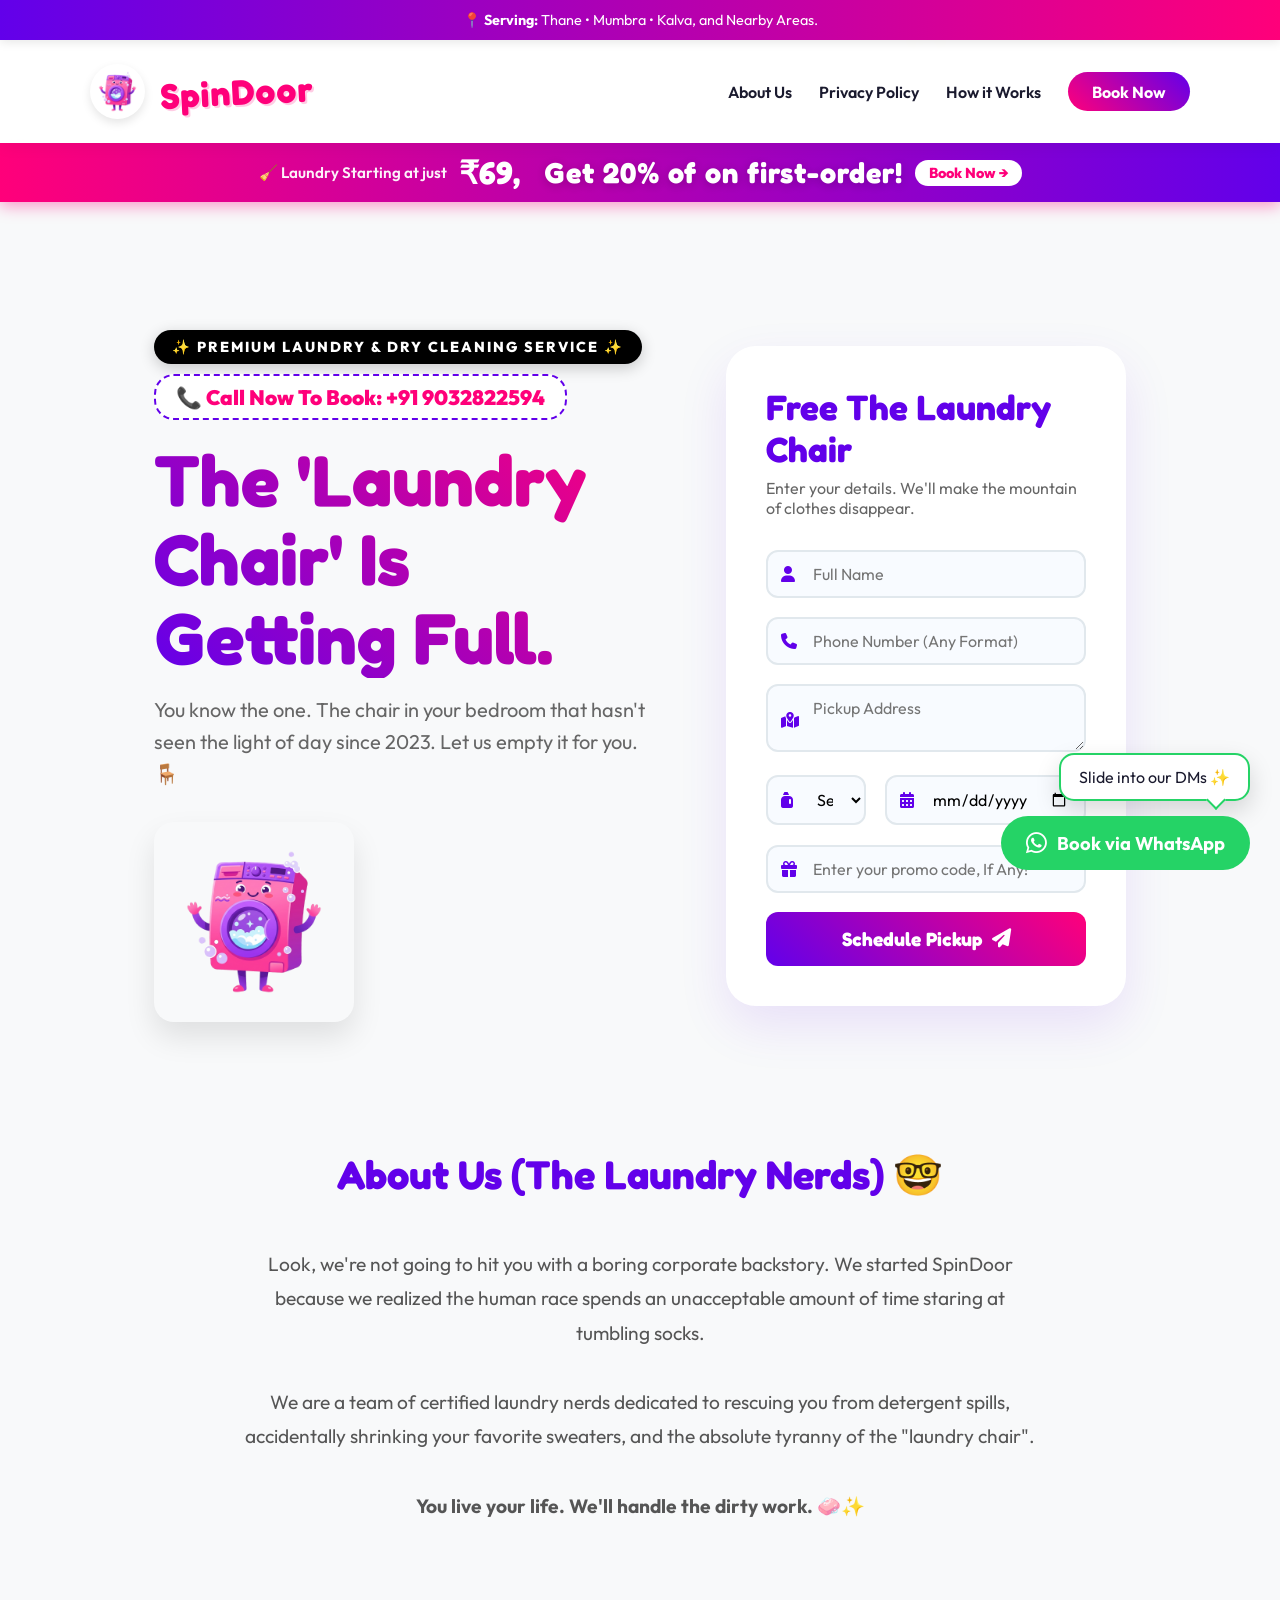
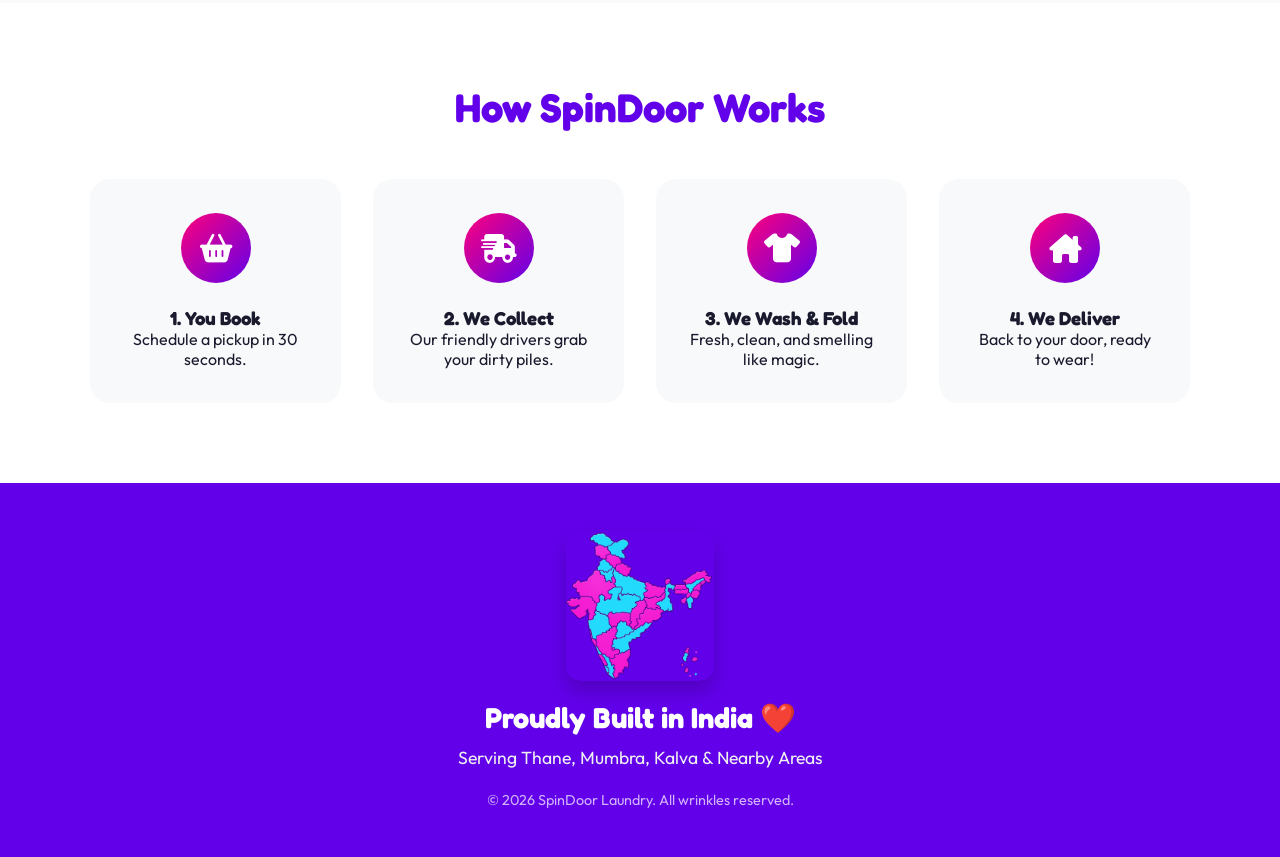
<file: index.html>
<!DOCTYPE html>
<html lang="en">
<head>
    <meta charset="UTF-8">
<meta name="viewport" content="width=device-width, initial-scale=1.0">

<title>SpinDoor | Premium Laundry & Dry Cleaning Service in Thane</title>

<meta name="description" content="SpinDoor - Thane's #1 Premium Laundry & Dry Cleaning Service. We offer wash, fold, and dry cleaning with fast pickup in Mumbra, Kalva, and nearby areas.">

<meta name="keywords" content="Laundry in Thane, Dry Cleaning Thane, Wash and Fold, Premium Laundry Service, SpinDoor Laundry, Mumbra Laundry, Kalva Laundry">

<meta name="author" content="SpinDoor">

<meta name="robots" content="index, follow">

<link rel="canonical" href="https://spindoor.in/" />

<!-- Open Graph -->
<meta property="og:title" content="SpinDoor | Premium Laundry Service in Thane">
<meta property="og:description" content="We handle the dirty work so you don't have to. Fast, reliable laundry pickup and delivery in Thane.">
<meta property="og:type" content="website">
<meta property="og:url" content="https://spindoor.in/">
<meta property="og:image" content="https://spindoor.in/favicon.svg">
<meta property="og:site_name" content="SpinDoor">

<!-- Twitter -->
<meta name="twitter:card" content="summary_large_image">
<meta name="twitter:title" content="SpinDoor | Premium Laundry Service in Thane">
<meta name="twitter:description" content="Fast and reliable laundry pickup and delivery in Thane.">
<meta name="twitter:image" content="https://spindoor.in/favicon.svg">

<!-- Theme Color -->
<meta name="theme-color" content="#ffffff">

<link rel="icon" type="image/svg+xml" href="favicon.svg">

<link rel="stylesheet" href="style.css">

<link href="https://fonts.googleapis.com/css2?family=Fredoka:wght@400;600;700&family=Outfit:wght@400;700&display=swap" rel="stylesheet">

<link rel="stylesheet" href="https://cdnjs.cloudflare.com/ajax/libs/font-awesome/6.4.0/css/all.min.css">
	<!-- Google tag (gtag.js) -->
<script async src="https://www.googletagmanager.com/gtag/js?id=AW-18157199184"></script>
<script>
  window.dataLayer = window.dataLayer || [];
  function gtag(){dataLayer.push(arguments);}
  gtag('js', new Date());

  gtag('config', 'AW-18157199184');
</script>
<!-- Google tag (gtag.js) -->
<script async src="https://www.googletagmanager.com/gtag/js?id=G-32D7RDQ2L5"></script>
<script>
  window.dataLayer = window.dataLayer || [];
  function gtag(){dataLayer.push(arguments);}
  gtag('js', new Date());

  gtag('config', 'G-32D7RDQ2L5');
</script>
</head>
<body>
    <!-- Top Announcement Banner -->
    <div class="top-banner" id="top-banner">
        📍 <strong>Serving:</strong> Thane &bull; Mumbra &bull; Kalva, and Nearby Areas.
    </div>
    <script>
        function adjustNavbar() {
            const banner = document.getElementById('top-banner');
            const navbar = document.querySelector('.navbar');
            const priceBanner = document.getElementById('price-banner');
            const bannerH = banner.offsetHeight;
            const navbarH = navbar.offsetHeight;
            navbar.style.top = bannerH + 'px';
            // Position price banner right below navbar
            if (priceBanner) {
                priceBanner.style.top = (bannerH + navbarH) + 'px';
                const priceH = priceBanner.offsetHeight;
                document.documentElement.style.setProperty('--header-offset', (bannerH + navbarH + priceH) + 'px');
            } else {
                document.documentElement.style.setProperty('--header-offset', (bannerH + navbarH) + 'px');
            }
        }
        window.addEventListener('load', adjustNavbar);
        window.addEventListener('resize', adjustNavbar);
    </script>

    <!-- Gen-Z Floating Emojis Background -->
    <div class="floating-emojis">
        <div class="emoji e1">🧦</div>
        <div class="emoji e2">🫧</div>
        <div class="emoji e3">💀</div>
        <div class="emoji e4">🔥</div>
        <div class="emoji e5">👕</div>
        <div class="emoji e6">✨</div>
    </div>

    <!-- Header / Navbar -->
    <header class="navbar">
        <div class="nav-inner">
            <div class="logo-container">
                <img src="new_logo.png" alt="SpinDoor Logo" class="brand-logo">
                <span class="brand-name">SpinDoor</span>
            </div>
            <nav>
                <a href="#about-us" class="nav-link">About Us</a>
				 <a href="/privacy-policy.html" class="nav-link">Privacy Policy</a>
                <a href="#how-it-works" class="nav-link">How it Works</a>
                <a href="#booking" class="btn-primary">Book Now</a>
            </nav>
        </div>
    </header>

    <!-- Animated Price Banner -->
    <div class="price-banner" id="price-banner">
        <span class="price-tag">🧹 Laundry Starting at just</span><h1>₹69,</h1><br>
        <span class="price-amount">Get 20% of on first-order!</span>
        <a href="#booking" class="price-cta">Book Now →</a>
    </div>

    <!-- Main Content -->
    <main><br><br><br><br>
        <!-- Hero Section with Split Layout (Form moved up!) -->
        <section class="hero-split">
            
            <!-- Left Side: Fun Text & Mascot -->
            <div class="hero-text">
                <div class="laundry-animated-label">✨ Premium Laundry & Dry Cleaning Service ✨</div>
                <div class="bumping-phone">
                    <a href="tel:+919032822594">📞 Call Now To Book: +91 9032822594</a>
                </div>
                <h1 id="hero-title" class="bounce-in">Your Mom Called. She's Tired Of Your Laundry.</h1>
                <p id="hero-subtitle" class="fade-in">Thane's most unapologetically premium laundry service. We wash, dry, and fold so you can go back to doomscrolling. You're welcome. 💅</p>
                
                <!-- Mascot Image playfully floating here -->
                <div class="mascot-container">
                    <img src="new_logo.png" alt="SpinDoor Mascot" class="mascot-img float-animation">
                </div>
            </div>

            <!-- Right Side: Booking Form -->
            <div class="hero-form" id="booking">
                <div class="booking-container">
                    <h2 id="form-title">Drop Your Laundry Baggage</h2>
                    <p id="form-subtitle">Fill this out. We'll grab your dirty clothes before they mutate. 🦠</p>
                    
                    <form id="laundry-form" class="laundry-form">
                        <div class="input-group">
                            <i class="fa-solid fa-user"></i>
                            <input type="text" id="name" name="name" placeholder="Full Name" required>
                        </div>
                        <div class="input-group">
                            <i class="fa-solid fa-phone"></i>
                            <input type="tel" id="phone" name="phone" placeholder="Phone Number (Any Format)" required>
                        </div>
                        <div class="input-group">
                            <i class="fa-solid fa-map-location-dot"></i>
                            <textarea id="address" name="address" placeholder="Pickup Address" rows="2" required></textarea>
                        </div>
                        
                        <div class="input-row">
                            <div class="input-group half">
                                <i class="fa-solid fa-jug-detergent"></i>
                                <select id="service" name="service" required>
                                    <option value="" disabled selected>Select Service</option>
                                    <option value="Wash & Fold">Wash & Fold</option>
                                    <option value="Dry Cleaning">Dry Cleaning</option>
                                    <option value="Ironing Only">Ironing Only</option>
                                    <option value="The Works">The Works</option>
                                </select>
                            </div>
                            <div class="input-group half">
                                <i class="fa-solid fa-calendar-days"></i>
                                <input type="date" id="date" name="date" required>
                            </div>
                        </div>
                        <div class="input-group">
                            <i class="fa-solid fa-gift"></i>
                             <input type="text" id="coupon_code" name="coupon_code" placeholder="Enter your promo code, If Any!">
                        </div>
                        <button type="submit" id="submit-btn" class="btn-submit">
                            <span class="btn-text">Schedule Pickup</span>
                            <i class="fa-solid fa-paper-plane"></i>
                        </button>
                    </form>

                    <!-- Success Message Container -->
                    <div id="success-message" class="success-message hidden">
                        <div class="washing-machine-loader">
                            <div class="machine-door"></div>
                        </div>
                        <h3>Booking Confirmed!</h3>
                        <p>Your laundry is in good hands. We'll contact you shortly!</p>
                    </div>
                    <!-- Error Message -->
                    <div id="error-message" class="error-message hidden">
                        <p>Oops! Something went wrong. Please try again.</p>
                    </div>
                </div>
            </div>
        </section>

        </section>

        <!-- About Us Section -->
        <section id="about-us" class="how-it-works" style="background: #f8f9fa;">
            <div class="how-it-works-inner" style="max-width: 800px;">
                <h2 class="section-title">About Us (The Laundry Nerds) 🤓</h2>
                <p style="font-size: 1.2rem; color: #555; line-height: 1.8; text-align: center;">
                    Look, we're not going to hit you with a boring corporate backstory. We started SpinDoor because we realized the human race spends an unacceptable amount of time staring at tumbling socks. <br><br>
                    We are a team of certified laundry nerds dedicated to rescuing you from detergent spills, accidentally shrinking your favorite sweaters, and the absolute tyranny of the "laundry chair". <br><br>
                    <strong>You live your life. We'll handle the dirty work. 🧼✨</strong>
                </p>
            </div>
        </section>

        <!-- How It Works Section -->
        <section id="how-it-works" class="how-it-works">
            <div class="how-it-works-inner">
                <h2 class="section-title">How SpinDoor Works</h2>
                <div class="cards-container">
                    <div class="card card-1">
                        <div class="icon-circle"><i class="fa-solid fa-basket-shopping"></i></div>
                        <h3>1. You Book</h3>
                        <p>Schedule a pickup in 30 seconds.</p>
                    </div>
                    <div class="card card-2">
                        <div class="icon-circle"><i class="fa-solid fa-truck-fast"></i></div>
                        <h3>2. We Collect</h3>
                        <p>Our friendly drivers grab your dirty piles.</p>
                    </div>
                    <div class="card card-3">
                        <div class="icon-circle"><i class="fa-solid fa-shirt"></i></div>
                        <h3>3. We Wash & Fold</h3>
                        <p>Fresh, clean, and smelling like magic.</p>
                    </div>
                    <div class="card card-4">
                        <div class="icon-circle"><i class="fa-solid fa-house-chimney"></i></div>
                        <h3>4. We Deliver</h3>
                        <p>Back to your door, ready to wear!</p>
                    </div>
                </div>
            </div>
        </section>

    </main>

    <footer style="text-align: center; padding: 3rem 1rem; background: var(--secondary-color); color: white;">
        <img src="mapindia1.png" alt="Thane Landmark" style="height: 150px; margin-bottom: 15px; border-radius: 15px; opacity: 0.95; box-shadow: 0 10px 20px rgba(0,0,0,0.2);">
        <h2 style="font-size: 1.8rem; margin-bottom: 10px; font-family: var(--font-heading);">Proudly Built in India ❤️</h2>
        <p style="font-size: 1.1rem; color: #f0f0f0; max-width: 600px; margin: 0 auto; line-height: 1.5;">Serving Thane, Mumbra, Kalva & Nearby Areas</p>
        <p style="font-size: 0.9rem; margin-top: 20px; opacity: 0.7;">&copy; 2026 SpinDoor Laundry. All wrinkles reserved.</p>
    </footer>

    <!-- Floating WhatsApp Button Container -->
    <div class="whatsapp-container">
        <div class="whatsapp-tooltip">
            Slide into our DMs ✨
            <div class="tooltip-tail"></div>
        </div>
        <a href="https://wa.me/919032822594?text=Hi%20SpinDoor!%20I Want%20To%20Book%20Laundry%20Service." class="whatsapp-float pulse-whatsapp-anim" target="_blank">
            <i class="fa-brands fa-whatsapp"></i> Book via WhatsApp
        </a>
    </div>

    <script>
        // Inline Quote Logic to guarantee execution and bypass any external JS caching issues.
        const sarcasticQuotesList = [
            {
                heroTitle: "Your Mom Called. She's Tired Of Your Laundry.",
                heroSubtitle: "Thane's most unapologetically premium laundry service. We wash, dry, and fold so you can go back to doomscrolling. You're welcome. 💅",
                formTitle: "Drop Your Laundry Baggage",
                formSubtitle: "Fill this out. We'll grab your dirty clothes before they mutate. 🦠"
            },
            {
                heroTitle: "Stop Wearing Inside-Out Underwear.",
                heroSubtitle: "We know your secret. Let us wash your clothes before your roommate kicks you out. Professional laundry for lazy geniuses. ✨",
                formTitle: "Admit Defeat. Book Laundry.",
                formSubtitle: "Enter your details. We'll handle the biohazards in your laundry hamper. ☣️"
            },
            {
                heroTitle: "You Have Nothing To Wear. We Can Fix That.",
                heroSubtitle: "Stop pretending that shirt isn't stained. Hand it over. We'll make it smell like success and fresh fabric softener. 🫧",
                formTitle: "Save My Clothes From Myself",
                formSubtitle: "Quick laundry booking. Zero judgement on how long it's been in the basket. 🤫"
            },
            {
                heroTitle: "Laundry Day? More Like Laundry 5-Minutes.",
                heroSubtitle: "Why waste 3 hours separating whites and darks when you can just pay us to do it? Go watch another episode, we got this. 📺",
                formTitle: "Summon The Laundry Fairies",
                formSubtitle: "Tell us where to go. We'll make the dirty pile disappear. 🪄"
            },
            {
                heroTitle: "Washing Clothes Is Not A Vibe.",
                heroSubtitle: "Adulting is hard. Laundry shouldn't be. Tap a few buttons and we'll magically return your wardrobe fresh and folded. 💯",
                formTitle: "Take My Money, Do My Laundry",
                formSubtitle: "Drop your address below. The rescue mission starts now. 🚁"
            },
            {
                heroTitle: "The 'Laundry Chair' Is Getting Full.",
                heroSubtitle: "You know the one. The chair in your bedroom that hasn't seen the light of day since 2023. Let us empty it for you. 🪑",
                formTitle: "Free The Laundry Chair",
                formSubtitle: "Enter your details. We'll make the mountain of clothes disappear."
            },
            {
                heroTitle: "Your Clothes Smell Like Regret.",
                heroSubtitle: "We can fix that. Hand over the weekend damage and we'll return it smelling like responsible life choices. 🌿",
                formTitle: "Cleanse My Sins (And Clothes)",
                formSubtitle: "Fill out the form for a laundry pickup. We promise not to ask questions."
            },
            {
                heroTitle: "We Know You Just Sprayed Febreze On That.",
                heroSubtitle: "Perfume doesn't count as washing, babes. Give us your hoodies and we'll give them an actual spa day. 🛁",
                formTitle: "Do It The Right Way",
                formSubtitle: "Quick booking. Real detergent. Real clean."
            },
            {
                heroTitle: "Outsource Your Chores. Protect Your Peace.",
                heroSubtitle: "Doing laundry is bad for your mental health. Let SpinDoor handle the dirty work while you focus on doing absolutely nothing. 🧘‍♀️",
                formTitle: "Secure The Peace. Book Laundry.",
                formSubtitle: "Where should we pick up your laundry stress? 📍"
            },
            {
                heroTitle: "Doing Laundry Is So 2019.",
                heroSubtitle: "Welcome to the future, where your clothes magically wash, dry, and fold themselves (with our help, obviously). 🚀",
                formTitle: "Welcome To The Future",
                formSubtitle: "Schedule a pickup before you run out of socks."
            },
            {
                heroTitle: "Give Us The Stain You Can't Explain.",
                heroSubtitle: "Coffee? Ink? Mysterious 3 AM pizza sauce? We don't judge, we just erase. Premium stain removal included. 🍕",
                formTitle: "Erase My Stained Mistakes",
                formSubtitle: "Drop your details for a laundry pickup."
            },
            {
                heroTitle: "Because Adulting Is Hard Enough.",
                heroSubtitle: "You paid taxes, went to work, and drank water today. Don't push it by doing laundry too. We got you. 🏆",
                formTitle: "I Need Laundry Help",
                formSubtitle: "We're basically your laundry therapists. Book a wash now."
            },
            {
                heroTitle: "Stop Sniffing Your Clothes To Check If They're Clean.",
                heroSubtitle: "If you have to sniff it, it needs to be washed. Send it to SpinDoor and end the guessing game. 👃",
                formTitle: "End The Clothes Sniff Test",
                formSubtitle: "Let's get your laundry sorted. Enter your info."
            },
            {
                heroTitle: "We See Your Laundry Pile. We Are Judging You.",
                heroSubtitle: "Just kidding. We've seen worse. Much worse. Hand it over and we'll make it look like you have your life together. 👀",
                formTitle: "Help Me Fake Clean Clothes",
                formSubtitle: "Fill this out and we'll wash the rest."
            },
            {
                heroTitle: "You Weren't Going To Fold It Anyway.",
                heroSubtitle: "Let's be honest. It was going to sit in the basket for a week. Let us return it perfectly folded and ready to wear. 🧺",
                formTitle: "Fold My Laundry For Me",
                formSubtitle: "Book a pickup. We fold clothes like origami masters."
            },
            {
                heroTitle: "Your Washing Machine Misses You. We Don't.",
                heroSubtitle: "Break up with your washing machine. SpinDoor is your new, highly efficient, extremely attractive laundry partner. 💔",
                formTitle: "Start A New Laundry Relationship",
                formSubtitle: "Swipe right on clean clothes. Book below."
            },
            {
                heroTitle: "The Only Thing You Should Iron Is Your Life Out.",
                heroSubtitle: "Leave the clothes to the professionals. Crisp, wrinkle-free delivery straight to your door in 24 hours. 👔",
                formTitle: "Wrinkle-Free Clothing Zone",
                formSubtitle: "Schedule your laundry pickup right here."
            },
            {
                heroTitle: "Don't Be The Smelly Friend.",
                heroSubtitle: "You know they notice. Get your wardrobe professionally cleaned and become the friend who always smells amazing. ✨",
                formTitle: "Upgrade Your Wardrobe Scent",
                formSubtitle: "Book a wash now. Your friends will thank you."
            },
            {
                heroTitle: "We Wash Away Last Night's Mistakes.",
                heroSubtitle: "Whatever happened at the club stays at the club. We'll make sure the evidence is completely washed out of your favorite shirt. 🪩",
                formTitle: "Destroy The Dirty Evidence",
                formSubtitle: "Quick and discreet laundry pickup. Let's go."
            },
            {
                heroTitle: "Because 'Vintage' Doesn't Mean 'Unwashed'.",
                heroSubtitle: "Take care of your thrifts. We use premium, fabric-safe detergents to keep your fits looking absolutely pristine. 👗",
                formTitle: "Protect The Drip (And Wash It)",
                formSubtitle: "Where should we grab your laundry haul?"
            },
            {
                heroTitle: "Your Wardrobe Is Screaming For Help.",
                heroSubtitle: "We heard it from here. Let us rescue your garments from the dark depths of the laundry basket. 🦸‍♂️",
                formTitle: "Send The Laundry Rescue Team",
                formSubtitle: "We're standing by. Book your clothes pickup."
            },
            {
                heroTitle: "We Treat Your Clothes Better Than Your Ex Did.",
                heroSubtitle: "No toxic cycles here. Just gentle washing, premium drying, and a whole lot of love and care for your favorite fits. 💔",
                formTitle: "Healthy Laundry Relationships",
                formSubtitle: "Enter your details for the cleanest clothes."
            },
            {
                heroTitle: "Stop Buying New Clothes Just To Avoid Laundry.",
                heroSubtitle: "We see you ordering from Myntra just because you ran out of clean shirts. Stop it. Call us instead. 💳",
                formTitle: "Save Your Wallet, Wash Clothes",
                formSubtitle: "Booking us is cheaper than a new wardrobe."
            },
            {
                heroTitle: "We Fold Under Pressure (Perfectly).",
                heroSubtitle: "You crack under pressure. We fold under pressure. Like, literally, perfectly square, Marie Kondo style folds. 📦",
                formTitle: "Fold My Laundry Problems Away",
                formSubtitle: "Drop your address. We'll wash and fold it."
            },
            {
                heroTitle: "Laundry: The Sponsor Of Your Existential Dread.",
                heroSubtitle: "Cancel the subscription. SpinDoor takes away the dread, the sorting, and the endless folding. 🌀",
                formTitle: "Cancel The Laundry Dread",
                formSubtitle: "Book a wash now and breathe easier."
            },
            {
                heroTitle: "Put Down The Detergent And Back Away Slowly.",
                heroSubtitle: "You don't know what you're doing. Step aside and let the premium professionals handle the delicate cycles. 🛑",
                formTitle: "I Surrender To Laundry",
                formSubtitle: "Let the pros wash your clothes. Book below."
            },
            {
                heroTitle: "Your Laundry Pile Declared Independence.",
                heroSubtitle: "It's growing. It's evolving. It has its own ecosystem. Let us conquer it before it takes over your entire room. 🏔️",
                formTitle: "Conquer The Laundry Mountain",
                formSubtitle: "Send in the laundry troops by booking here."
            },
            {
                heroTitle: "We Do Laundry So You Can Do Literally Anything Else.",
                heroSubtitle: "Go touch grass. Play video games. Sleep for 14 hours. Whatever you do, just don't do laundry. 🎮",
                formTitle: "Free Up My Laundry Time",
                formSubtitle: "Schedule your laundry pickup right here."
            },
            {
                heroTitle: "Save Water. Let Us Do It.",
                heroSubtitle: "Be eco-friendly while being incredibly lazy. Our commercial machines are way better for the planet than yours. 🌍",
                formTitle: "Save The Planet (And My Laundry Sanity)",
                formSubtitle: "Drop your laundry pickup details to go green."
            },
            {
                heroTitle: "Look Like You Have Your Life Together.",
                heroSubtitle: "Nothing says 'I am a functioning adult' like wearing clothes that are actually clean and professionally ironed. 🕴️",
                formTitle: "Fake Clean Clothes Till You Make It",
                formSubtitle: "Book a wash to upgrade your aura."
            },
            {
                heroTitle: "Your Favorite Hoodie Deserves A Spa Day.",
                heroSubtitle: "It's been there for you through breakups, hangovers, and bad weather. Treat it right with a premium wash cycle. 🧖‍♀️",
                formTitle: "Treat My Hoodie Right",
                formSubtitle: "Enter your pickup location for VIP laundry treatment."
            },
            {
                heroTitle: "Tinder For Your Laundry. Perfect Match Every Time.",
                heroSubtitle: "We match your darks, we pair your socks, and we swipe right on keeping your clothes looking flawless. 🔥",
                formTitle: "Swipe Right On Clean Clothes",
                formSubtitle: "It's a perfect match. Book your laundry pickup."
            }
        ];

        // Execute immediately (since elements are already parsed above this script tag)
        const randomQuote = sarcasticQuotesList[Math.floor(Math.random() * sarcasticQuotesList.length)];
        const hTitle = document.getElementById("hero-title");
        const hSub = document.getElementById("hero-subtitle");
        const fTitle = document.getElementById("form-title");
        const fSub = document.getElementById("form-subtitle");
        
        if (hTitle) hTitle.innerText = randomQuote.heroTitle;
        if (hSub) hSub.innerText = randomQuote.heroSubtitle;
        if (fTitle) fTitle.innerText = randomQuote.formTitle;
        if (fSub) fSub.innerText = randomQuote.formSubtitle;
    </script>
    
    <!-- Custom Beautiful Alert Modal -->
    <div id="custom-alert" class="custom-alert-overlay hidden">
        <div class="custom-alert-box">
            <div class="alert-icon">🎉</div>
            <h3 class="alert-title">Awesome!</h3>
            <p class="alert-message">Your pickup has been scheduled successfully!</p>
            <button class="btn-primary alert-close-btn" onclick="document.getElementById('custom-alert').classList.add('hidden')">Got it!</button>
        </div>
    </div>

    <script src="script.js?v=5"></script>
</body>
</html>
</file>
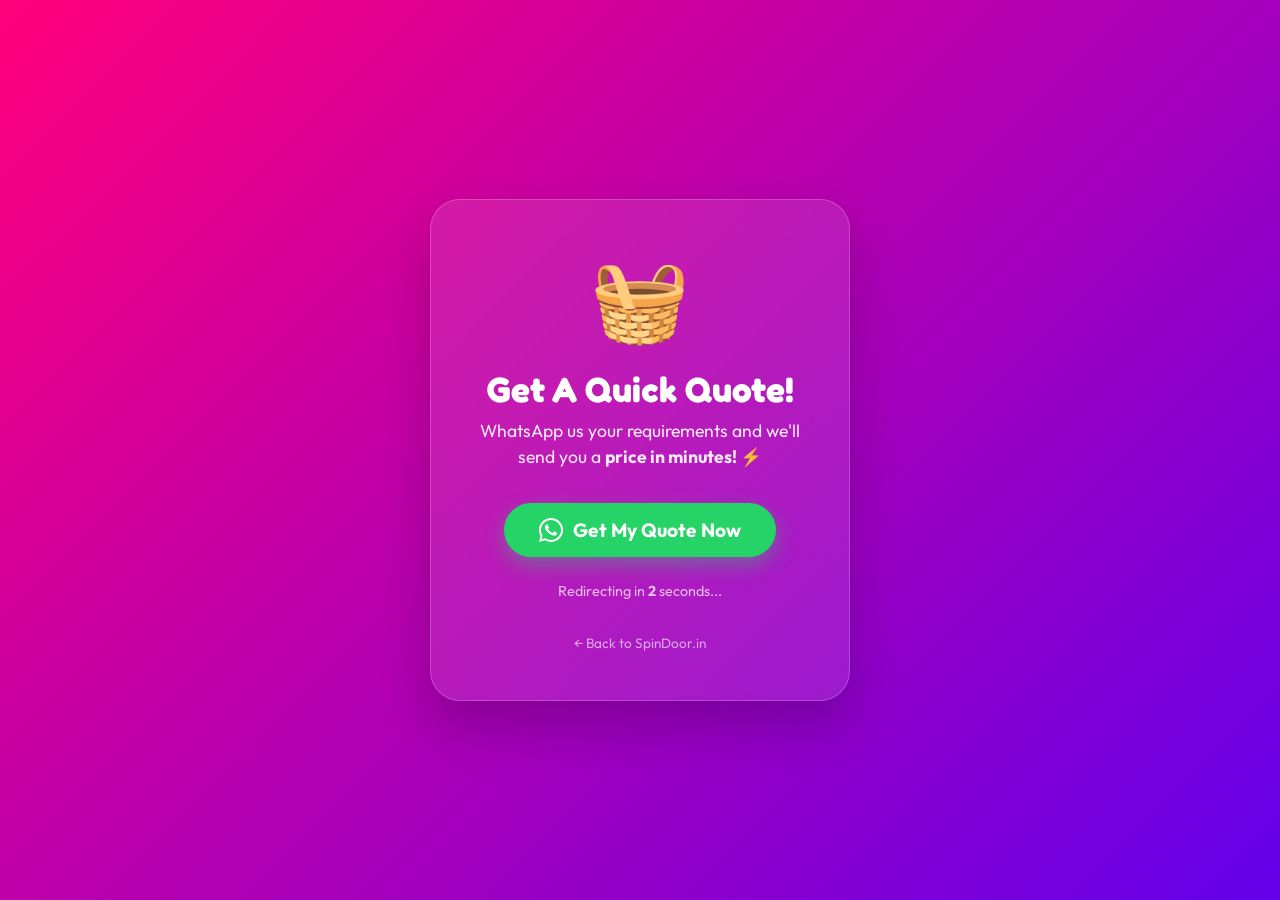
<file: contact.html>
<!DOCTYPE html>
<html lang="en">
<head>
    <meta charset="UTF-8">
    <meta name="viewport" content="width=device-width, initial-scale=1.0">
    <title>SpinDoor | Chat With Us</title>
    <meta name="description" content="Chat with SpinDoor on WhatsApp. Get a quick quote or book your laundry pickup instantly.">
    <link rel="icon" type="image/svg+xml" href="favicon.svg">
    <link href="https://fonts.googleapis.com/css2?family=Fredoka:wght@400;700&family=Outfit:wght@400;700&display=swap" rel="stylesheet">
    <style>
        * { margin: 0; padding: 0; box-sizing: border-box; }
        body {
            font-family: 'Outfit', sans-serif;
            background: linear-gradient(135deg, #FF007A, #6200EA);
            min-height: 100vh;
            display: flex;
            align-items: center;
            justify-content: center;
            color: white;
            text-align: center;
            padding: 20px;
        }
        .card {
            background: rgba(255,255,255,0.1);
            backdrop-filter: blur(15px);
            border-radius: 30px;
            padding: 3rem 2.5rem;
            max-width: 420px;
            width: 100%;
            border: 1px solid rgba(255,255,255,0.2);
            box-shadow: 0 25px 50px rgba(0,0,0,0.2);
            animation: popIn 0.5s cubic-bezier(0.175, 0.885, 0.32, 1.275);
        }
        @keyframes popIn { from { transform: scale(0.8); opacity: 0; } to { transform: scale(1); opacity: 1; } }
        .icon { font-size: 5rem; margin-bottom: 1.2rem; display: block; animation: bounce 1s infinite alternate; }
        @keyframes bounce { from { transform: translateY(0); } to { transform: translateY(-12px); } }
        h1 { font-family: 'Fredoka', sans-serif; font-size: 2.2rem; margin-bottom: 0.5rem; }
        p { font-size: 1.1rem; opacity: 0.9; margin-bottom: 2rem; line-height: 1.5; }
        .btn-wa {
            display: inline-flex;
            align-items: center;
            gap: 10px;
            background: #25D366;
            color: white;
            padding: 15px 35px;
            border-radius: 50px;
            font-size: 1.2rem;
            font-weight: 700;
            text-decoration: none;
            box-shadow: 0 8px 20px rgba(37,211,102,0.4);
            animation: pulse 2s infinite;
        }
        @keyframes pulse {
            0% { box-shadow: 0 0 0 0 rgba(37,211,102,0.6); }
            70% { box-shadow: 0 0 0 15px rgba(37,211,102,0); }
            100% { box-shadow: 0 0 0 0 rgba(37,211,102,0); }
        }
        .timer { margin-top: 1.5rem; font-size: 0.9rem; opacity: 0.7; }
        .logo-link { display: block; margin-top: 1.5rem; color: white; opacity: 0.6; font-size: 0.85rem; text-decoration: none; }
        .logo-link:hover { opacity: 1; }
    </style>
</head>
<body>
    <div class="card">
        <span class="icon">🧺</span>
        <h1>Get A Quick Quote!</h1>
        <p>WhatsApp us your requirements and we'll send you a <strong>price in minutes! ⚡</strong></p>
        <a class="btn-wa" href="https://wa.me/919032822594?text=Hi%20SpinDoor!%20I%27d%20like%20to%20get%20a%20quote%20for%20laundry%20service%20%F0%9F%A7%BA">
            <svg xmlns="http://www.w3.org/2000/svg" width="24" height="24" viewBox="0 0 24 24" fill="white">
                <path d="M17.472 14.382c-.297-.149-1.758-.867-2.03-.967-.273-.099-.471-.148-.67.15-.197.297-.767.966-.94 1.164-.173.199-.347.223-.644.075-.297-.15-1.255-.463-2.39-1.475-.883-.788-1.48-1.761-1.653-2.059-.173-.297-.018-.458.13-.606.134-.133.298-.347.446-.52.149-.174.198-.298.298-.497.099-.198.05-.371-.025-.52-.075-.149-.669-1.612-.916-2.207-.242-.579-.487-.5-.669-.51-.173-.008-.371-.01-.57-.01-.198 0-.52.074-.792.372-.272.297-1.04 1.016-1.04 2.479 0 1.462 1.065 2.875 1.213 3.074.149.198 2.096 3.2 5.077 4.487.709.306 1.262.489 1.694.625.712.227 1.36.195 1.871.118.571-.085 1.758-.719 2.006-1.413.248-.694.248-1.289.173-1.413-.074-.124-.272-.198-.57-.347z"/>
                <path d="M12 0C5.373 0 0 5.373 0 12c0 2.124.554 4.118 1.522 5.855L.057 23.882l6.197-1.624A11.95 11.95 0 0012 24c6.627 0 12-5.373 12-12S18.627 0 12 0zm0 22c-1.891 0-3.663-.523-5.176-1.432l-.371-.221-3.843 1.007 1.027-3.748-.242-.386A9.975 9.975 0 012 12C2 6.477 6.477 2 12 2s10 4.477 10 10-4.477 10-10 10z"/>
            </svg>
            Get My Quote Now
        </a>
        <p class="timer" id="timer">Redirecting in <strong>3</strong> seconds...</p>
        <a href="https://spindoor.in" class="logo-link">← Back to SpinDoor.in</a>
    </div>
    <script>
        let s = 3;
        const t = document.getElementById('timer');
        const c = setInterval(() => {
            s--;
            t.innerHTML = `Redirecting in <strong>${s}</strong> seconds...`;
            if (s <= 0) {
                clearInterval(c);
                t.textContent = 'Opening WhatsApp...';
                window.location.href = 'https://wa.me/919032822594?text=Hi%20SpinDoor!%20I%27d%20like%20to%20get%20a%20quote%20for%20laundry%20service%20%F0%9F%A7%BA';
            }
        }, 1000);
    </script>
</body>
</html>
</file>
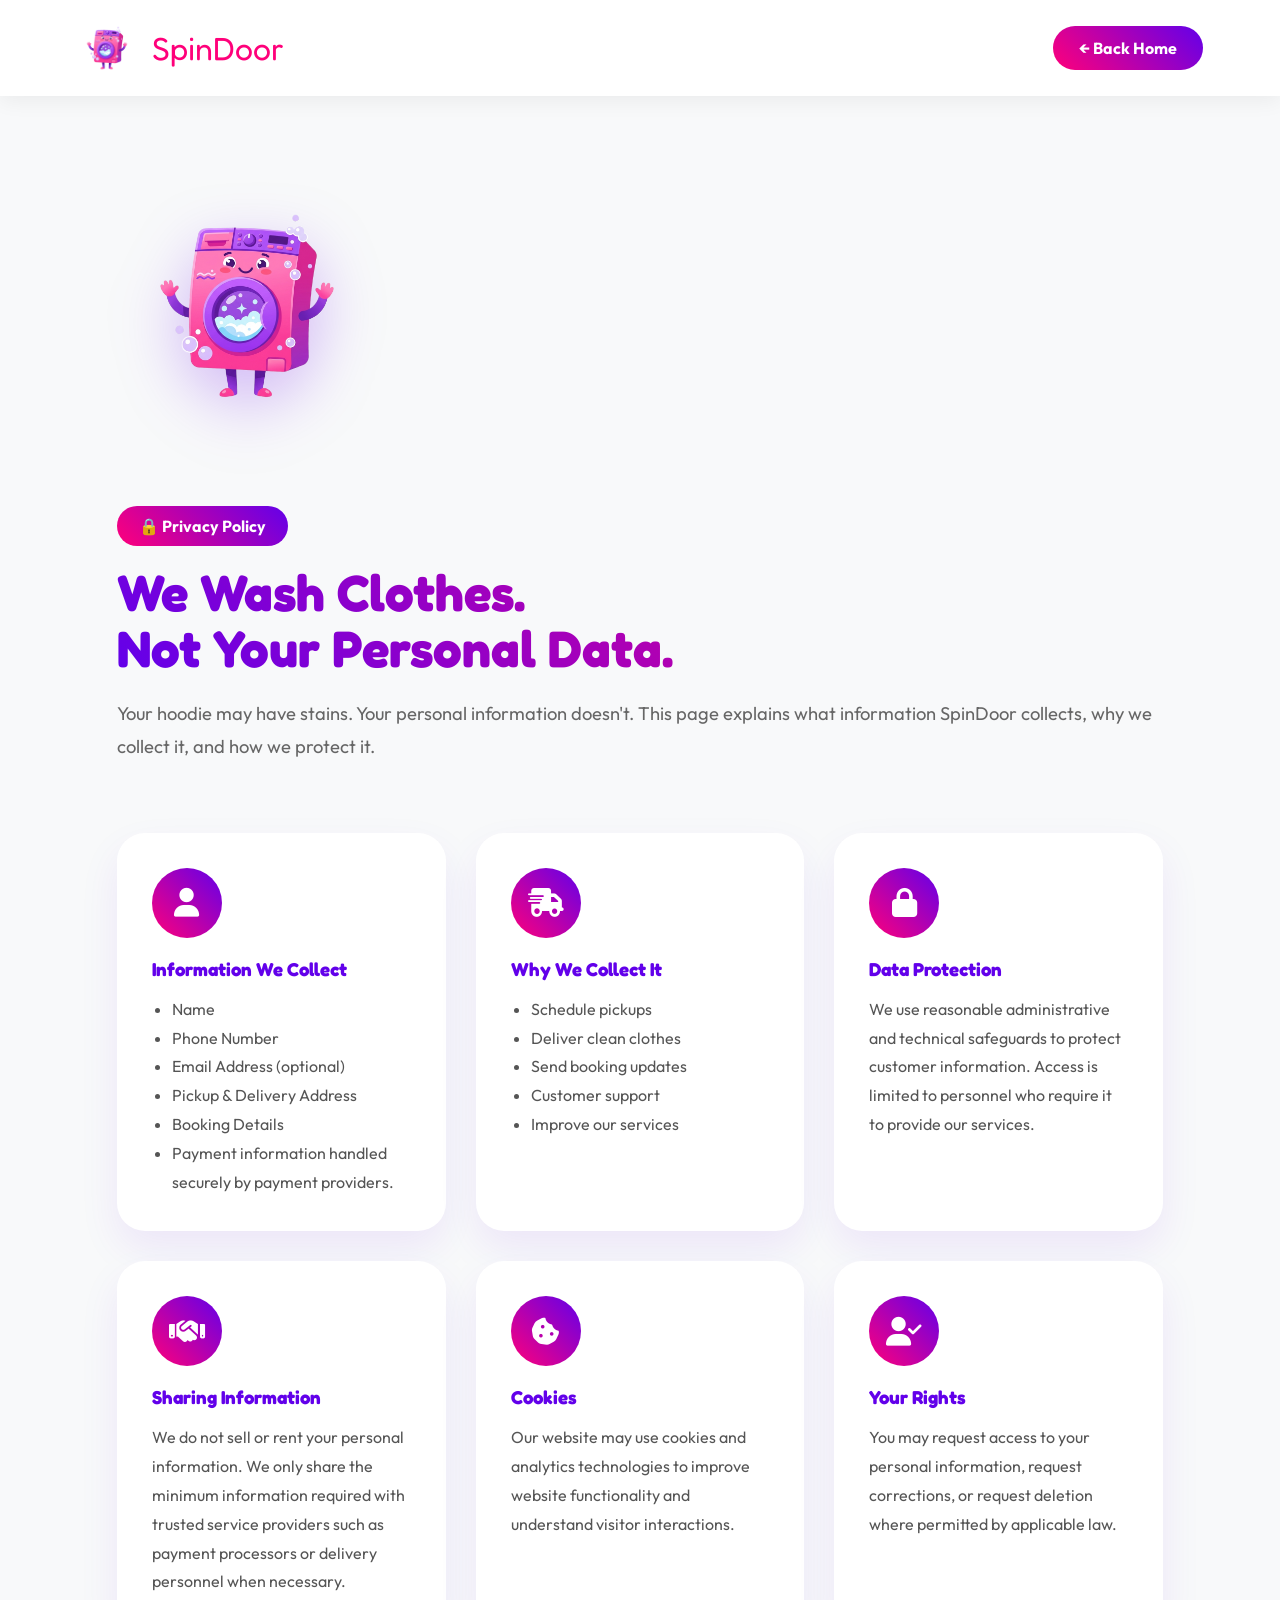
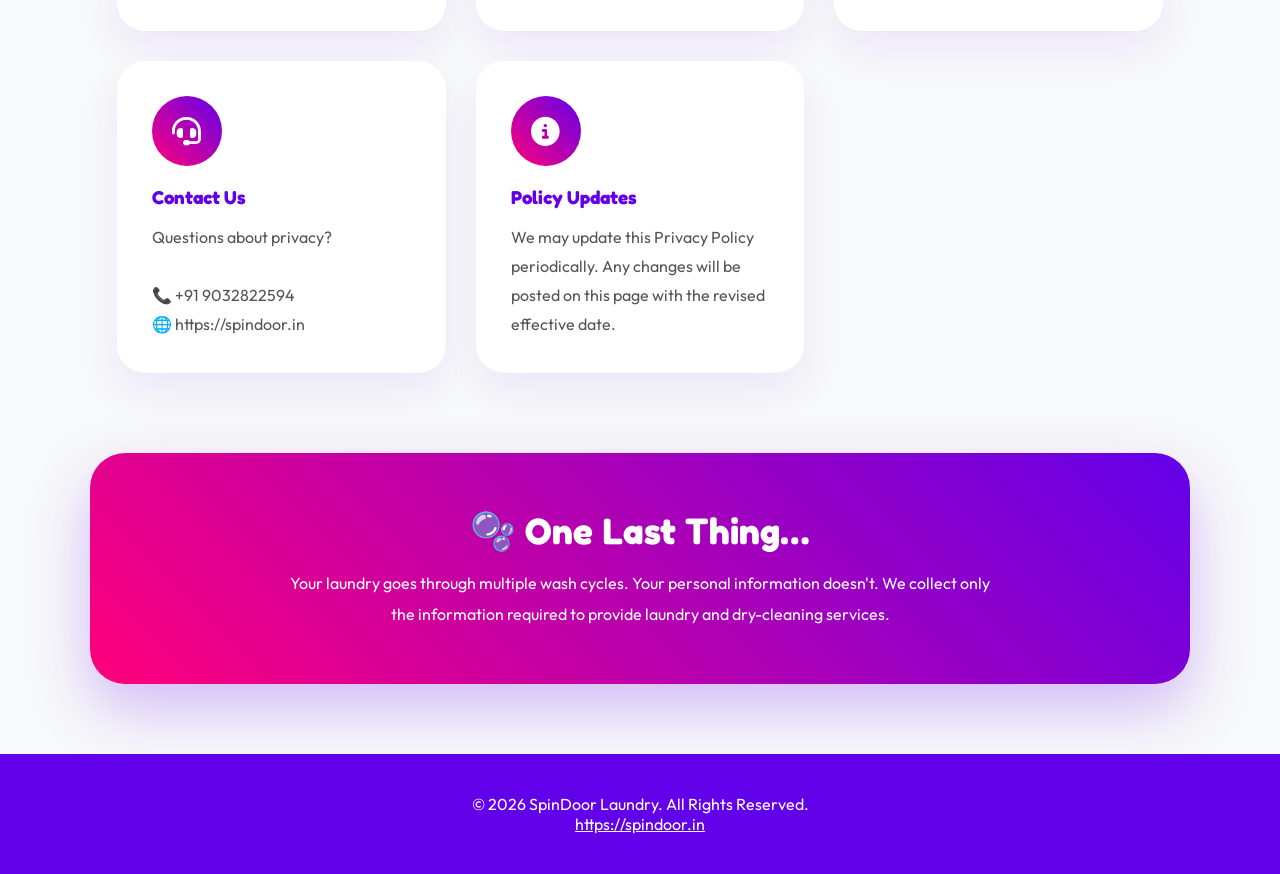
<file: privacy-policy.html>
<!DOCTYPE html>
<html lang="en">
<head>
<meta charset="UTF-8">
<meta name="viewport" content="width=device-width,initial-scale=1">
<title>SpinDoor | Privacy Policy</title>
<link href="https://fonts.googleapis.com/css2?family=Fredoka:wght@400;600;700&family=Outfit:wght@300;400;600;700&display=swap" rel="stylesheet">
<link rel="stylesheet" href="https://cdnjs.cloudflare.com/ajax/libs/font-awesome/6.5.2/css/all.min.css">
<style>
:root{
--primary:#FF007A;
--secondary:#6200EA;
--accent:#00E5FF;
--bg:#F8F9FA;
--text:#1A1A2E;
}
*{margin:0;padding:0;box-sizing:border-box}
html{scroll-behavior:smooth}
body{
font-family:'Outfit',sans-serif;
background:var(--bg);
color:var(--text);
overflow-x:hidden;
}
h1,h2,h3{font-family:'Fredoka',sans-serif}
.floating{position:fixed;inset:0;pointer-events:none;z-index:-1}
.bubble{
position:absolute;font-size:2.5rem;opacity:.08;
animation:float 18s linear infinite;
}
.b1{left:8%;animation-duration:15s}
.b2{left:30%;animation-duration:20s;animation-delay:3s}
.b3{left:55%;animation-duration:17s}
.b4{left:78%;animation-duration:22s;animation-delay:6s}
@keyframes float{
from{transform:translateY(110vh) rotate(0)}
to{transform:translateY(-20vh) rotate(360deg)}
}
header{
position:sticky;top:0;
background:rgba(255,255,255,.95);
backdrop-filter:blur(12px);
padding:18px 6%;
display:flex;
justify-content:space-between;
align-items:center;
box-shadow:0 5px 20px rgba(0,0,0,.06);
z-index:999;
}
.logo{display:flex;align-items:center;gap:15px}
.logo img{width:60px}
.logo span{
font-family:'Fredoka';
font-size:2rem;
color:var(--primary);
}
.btn{
background:linear-gradient(45deg,var(--primary),var(--secondary));
color:#fff;
padding:12px 26px;
border-radius:40px;
text-decoration:none;
font-weight:700;
}
.hero{
padding:80px 6% 40px;
max-width:1200px;
margin:auto;
display:flex;
align-items:center;
gap:70px;
flex-wrap:wrap;
}
.hero img{
width:260px;
animation:wobble 4s ease-in-out infinite;
filter:drop-shadow(0 20px 30px rgba(98,0,234,.25));
}
@keyframes wobble{
50%{transform:translateY(-12px) rotate(2deg)}
}
.tag{
display:inline-block;
padding:10px 22px;
border-radius:40px;
background:linear-gradient(45deg,var(--primary),var(--secondary));
color:#fff;
font-weight:700;
margin-bottom:18px;
}
.hero h1{
font-size:3.2rem;
line-height:1.1;
margin-bottom:20px;
background:linear-gradient(45deg,var(--secondary),var(--primary));
-webkit-background-clip:text;
-webkit-text-fill-color:transparent;
}
.hero p{font-size:1.15rem;line-height:1.8;color:#666}
.container{
max-width:1200px;
margin:auto;
padding:30px 6% 80px;
display:grid;
grid-template-columns:repeat(auto-fit,minmax(280px,1fr));
gap:30px;
}
.card{
background:#fff;
padding:35px;
border-radius:28px;
box-shadow:0 18px 40px rgba(98,0,234,.08);
transition:.35s;
}
.card:hover{
transform:translateY(-10px);
box-shadow:0 25px 50px rgba(255,0,122,.15);
}
.icon{
width:70px;height:70px;
border-radius:50%;
display:flex;
align-items:center;
justify-content:center;
background:linear-gradient(45deg,var(--primary),var(--secondary));
color:#fff;
font-size:1.8rem;
margin-bottom:20px;
}
.card h3{color:var(--secondary);margin-bottom:15px}
.card p,.card li{color:#555;line-height:1.8}
.card ul{padding-left:20px}
.cta{
max-width:1100px;
margin:0 auto 70px;
padding:55px 40px;
background:linear-gradient(45deg,var(--primary),var(--secondary));
color:#fff;
border-radius:35px;
text-align:center;
box-shadow:0 25px 60px rgba(98,0,234,.25);
}
.cta h2{font-size:2.3rem;margin-bottom:15px}
.cta p{max-width:700px;margin:auto;line-height:1.9}
footer{
background:var(--secondary);
padding:40px;
color:#fff;
text-align:center;
}
footer a{color:#fff}
@media(max-width:768px){
.hero{text-align:center;justify-content:center}
.hero h1{font-size:2.4rem}
.logo span{font-size:1.6rem}
}
</style>
</head>
<body>

<div class="floating">
<div class="bubble b1">🫧</div>
<div class="bubble b2">👕</div>
<div class="bubble b3">✨</div>
<div class="bubble b4">🧦</div>
</div>

<header>
<div class="logo">
<img src="new_logo.png" alt="SpinDoor">
<span>SpinDoor</span>
</div>
<a href="index.html" class="btn">← Back Home</a>
</header>

<section class="hero">
<img src="new_logo.png" alt="Mascot">
<div>
<div class="tag">🔒 Privacy Policy</div>
<h1>We Wash Clothes.<br>Not Your Personal Data.</h1>
<p>Your hoodie may have stains. Your personal information doesn't. This page explains what information SpinDoor collects, why we collect it, and how we protect it.</p>
</div>
</section>

<section class="container">

<div class="card">
<div class="icon"><i class="fa-solid fa-user"></i></div>
<h3>Information We Collect</h3>
<ul>
<li>Name</li>
<li>Phone Number</li>
<li>Email Address (optional)</li>
<li>Pickup & Delivery Address</li>
<li>Booking Details</li>
<li>Payment information handled securely by payment providers.</li>
</ul>
</div>

<div class="card">
<div class="icon"><i class="fa-solid fa-truck-fast"></i></div>
<h3>Why We Collect It</h3>
<ul>
<li>Schedule pickups</li>
<li>Deliver clean clothes</li>
<li>Send booking updates</li>
<li>Customer support</li>
<li>Improve our services</li>
</ul>
</div>

<div class="card">
<div class="icon"><i class="fa-solid fa-lock"></i></div>
<h3>Data Protection</h3>
<p>We use reasonable administrative and technical safeguards to protect customer information. Access is limited to personnel who require it to provide our services.</p>
</div>

<div class="card">
<div class="icon"><i class="fa-solid fa-handshake"></i></div>
<h3>Sharing Information</h3>
<p>We do not sell or rent your personal information. We only share the minimum information required with trusted service providers such as payment processors or delivery personnel when necessary.</p>
</div>

<div class="card">
<div class="icon"><i class="fa-solid fa-cookie-bite"></i></div>
<h3>Cookies</h3>
<p>Our website may use cookies and analytics technologies to improve website functionality and understand visitor interactions.</p>
</div>

<div class="card">
<div class="icon"><i class="fa-solid fa-user-check"></i></div>
<h3>Your Rights</h3>
<p>You may request access to your personal information, request corrections, or request deletion where permitted by applicable law.</p>
</div>

<div class="card">
<div class="icon"><i class="fa-solid fa-headset"></i></div>
<h3>Contact Us</h3>
<p>Questions about privacy?<br><br>
📞 +91 9032822594<br>
🌐 https://spindoor.in
</p>
</div>

<div class="card">
<div class="icon"><i class="fa-solid fa-circle-info"></i></div>
<h3>Policy Updates</h3>
<p>We may update this Privacy Policy periodically. Any changes will be posted on this page with the revised effective date.</p>
</div>

</section>

<div class="cta">
<h2>🫧 One Last Thing…</h2>
<p>Your laundry goes through multiple wash cycles. Your personal information doesn't. We collect only the information required to provide laundry and dry-cleaning services.</p>
</div>

<footer>
<p>© 2026 SpinDoor Laundry. All Rights Reserved.</p>
<p><a href="https://spindoor.in">https://spindoor.in</a></p>
</footer>

<script>
document.querySelectorAll(".card").forEach((c,i)=>{
c.style.opacity=0;
c.style.transform="translateY(30px)";
setTimeout(()=>{
c.style.transition="all .6s ease";
c.style.opacity=1;
c.style.transform="translateY(0)";
},i*120);
});
</script>

</body>
</html>
</file>
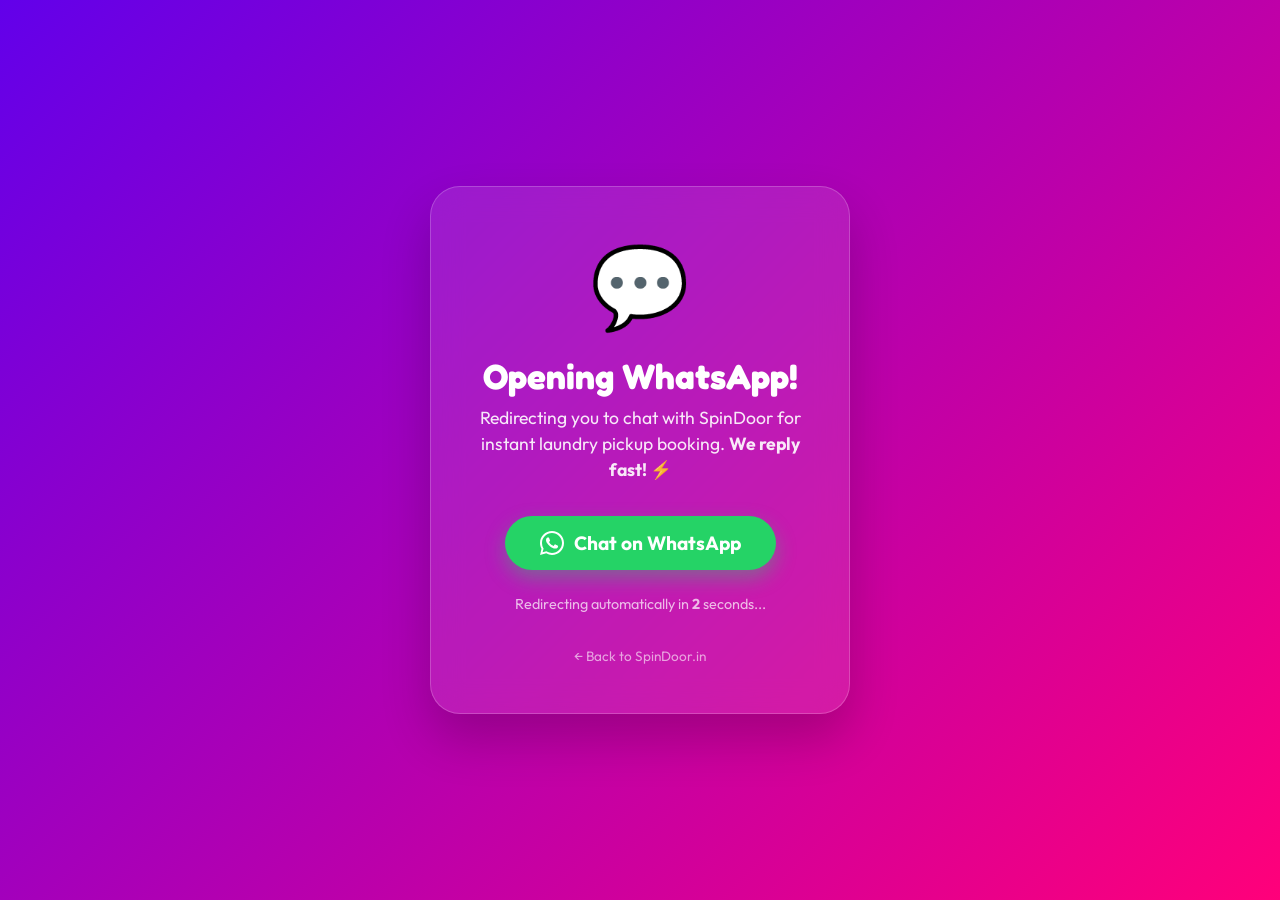
<file: whatsapp.html>
<!DOCTYPE html>
<html lang="en">
<head>
    <meta charset="UTF-8">
    <meta name="viewport" content="width=device-width, initial-scale=1.0">
    <title>SpinDoor | Opening WhatsApp...</title>
    <meta name="description" content="Chat with SpinDoor on WhatsApp to book your laundry pickup instantly.">
    <link rel="icon" type="image/svg+xml" href="favicon.svg">
    <link href="https://fonts.googleapis.com/css2?family=Fredoka:wght@400;700&family=Outfit:wght@400;700&display=swap" rel="stylesheet">
    <style>
        * { margin: 0; padding: 0; box-sizing: border-box; }

        body {
            font-family: 'Outfit', sans-serif;
            background: linear-gradient(135deg, #6200EA, #FF007A);
            min-height: 100vh;
            display: flex;
            align-items: center;
            justify-content: center;
            color: white;
            text-align: center;
            padding: 20px;
        }

        .card {
            background: rgba(255,255,255,0.1);
            backdrop-filter: blur(15px);
            border-radius: 30px;
            padding: 3rem 2.5rem;
            max-width: 420px;
            width: 100%;
            border: 1px solid rgba(255,255,255,0.2);
            box-shadow: 0 25px 50px rgba(0,0,0,0.2);
            animation: popIn 0.5s cubic-bezier(0.175, 0.885, 0.32, 1.275);
        }

        @keyframes popIn {
            from { transform: scale(0.8); opacity: 0; }
            to { transform: scale(1); opacity: 1; }
        }

        .wa-icon {
            font-size: 5rem;
            margin-bottom: 1.2rem;
            display: block;
            animation: bounce 1s infinite alternate;
        }

        @keyframes bounce {
            from { transform: translateY(0); }
            to { transform: translateY(-12px); }
        }

        h1 {
            font-family: 'Fredoka', sans-serif;
            font-size: 2.2rem;
            margin-bottom: 0.5rem;
        }

        p {
            font-size: 1.1rem;
            opacity: 0.9;
            margin-bottom: 2rem;
            line-height: 1.5;
        }

        .btn-wa {
            display: inline-flex;
            align-items: center;
            gap: 10px;
            background: #25D366;
            color: white;
            padding: 15px 35px;
            border-radius: 50px;
            font-size: 1.2rem;
            font-weight: 700;
            text-decoration: none;
            transition: transform 0.3s, box-shadow 0.3s;
            box-shadow: 0 8px 20px rgba(37,211,102,0.4);
            animation: pulse 2s infinite;
        }

        @keyframes pulse {
            0% { box-shadow: 0 0 0 0 rgba(37,211,102,0.6); }
            70% { box-shadow: 0 0 0 15px rgba(37,211,102,0); }
            100% { box-shadow: 0 0 0 0 rgba(37,211,102,0); }
        }

        .btn-wa:hover {
            transform: scale(1.05);
        }

        .timer {
            margin-top: 1.5rem;
            font-size: 0.9rem;
            opacity: 0.7;
        }

        .logo-link {
            display: block;
            margin-top: 1.5rem;
            color: white;
            opacity: 0.6;
            font-size: 0.85rem;
            text-decoration: none;
        }

        .logo-link:hover { opacity: 1; }
    </style>
</head>
<body>
    <div class="card">
        <span class="wa-icon">💬</span>
        <h1>Opening WhatsApp!</h1>
        <p>Redirecting you to chat with SpinDoor for instant laundry pickup booking. <strong>We reply fast! ⚡</strong></p>

        <a class="btn-wa" href="https://wa.me/919032822594?text=Hi%20SpinDoor!%20I%20want%20to%20book%20a%20laundry%20pickup%20%F0%9F%A7%BA">
            <svg xmlns="http://www.w3.org/2000/svg" width="24" height="24" viewBox="0 0 24 24" fill="white">
                <path d="M17.472 14.382c-.297-.149-1.758-.867-2.03-.967-.273-.099-.471-.148-.67.15-.197.297-.767.966-.94 1.164-.173.199-.347.223-.644.075-.297-.15-1.255-.463-2.39-1.475-.883-.788-1.48-1.761-1.653-2.059-.173-.297-.018-.458.13-.606.134-.133.298-.347.446-.52.149-.174.198-.298.298-.497.099-.198.05-.371-.025-.52-.075-.149-.669-1.612-.916-2.207-.242-.579-.487-.5-.669-.51-.173-.008-.371-.01-.57-.01-.198 0-.52.074-.792.372-.272.297-1.04 1.016-1.04 2.479 0 1.462 1.065 2.875 1.213 3.074.149.198 2.096 3.2 5.077 4.487.709.306 1.262.489 1.694.625.712.227 1.36.195 1.871.118.571-.085 1.758-.719 2.006-1.413.248-.694.248-1.289.173-1.413-.074-.124-.272-.198-.57-.347z"/>
                <path d="M12 0C5.373 0 0 5.373 0 12c0 2.124.554 4.118 1.522 5.855L.057 23.882l6.197-1.624A11.95 11.95 0 0012 24c6.627 0 12-5.373 12-12S18.627 0 12 0zm0 22c-1.891 0-3.663-.523-5.176-1.432l-.371-.221-3.843 1.007 1.027-3.748-.242-.386A9.975 9.975 0 012 12C2 6.477 6.477 2 12 2s10 4.477 10 10-4.477 10-10 10z"/>
            </svg>
            Chat on WhatsApp
        </a>

        <p class="timer" id="timer">Redirecting automatically in <strong>3</strong> seconds...</p>
        <a href="https://spindoor.in" class="logo-link">← Back to SpinDoor.in</a>
    </div>

    <script>
        // Auto-redirect countdown
        let seconds = 3;
        const timerEl = document.getElementById('timer');

        const countdown = setInterval(() => {
            seconds--;
            timerEl.innerHTML = `Redirecting automatically in <strong>${seconds}</strong> seconds...`;
            if (seconds <= 0) {
                clearInterval(countdown);
                timerEl.textContent = 'Opening WhatsApp now...';
                window.location.href = 'https://wa.me/919032822594?text=Hi%20SpinDoor!%20I%20want%20to%20book%20a%20laundry%20pickup%20%F0%9F%A7%BA';
            }
        }, 1000);
    </script>
</body>
</html>
</file>
<file: style.css>
/* Base Styles & Variables (The Eye-Catching Pink/Purple Palette) */
:root {
    --primary-color: #FF007A;     /* Vivid Pink */
    --secondary-color: #6200EA;   /* Electric Purple */
    --accent-color: #00E5FF;      /* Neon Cyan */
    --bg-color: #F8F9FA;          /* Crisp White/Grey */
    --text-color: #1A1A2E;        /* Very dark blue */
    --card-bg: #ffffff;
    --font-heading: 'Fredoka', sans-serif;
    --font-body: 'Outfit', sans-serif;
}

* {
    margin: 0;
    padding: 0;
    box-sizing: border-box;
    scroll-behavior: smooth;
}

body {
    font-family: var(--font-body);
    background-color: var(--bg-color);
    color: var(--text-color);
    overflow-x: hidden;
    position: relative;
}

/* Typography */
h1, h2, h3 {
    font-family: var(--font-heading);
}

/* Background Gen-Z Emojis Animation */
.floating-emojis {
    position: fixed;
    top: 0; left: 0;
    width: 100%; height: 100%;
    z-index: -1;
    overflow: hidden;
    pointer-events: none;
}

.emoji {
    position: absolute;
    font-size: 3rem;
    opacity: 0.1;
    animation: floatUp 15s infinite linear;
}

.e1 { left: 10%; animation-duration: 12s; font-size: 4rem; }
.e2 { left: 30%; animation-duration: 18s; animation-delay: 2s; }
.e3 { left: 50%; animation-duration: 15s; animation-delay: 5s; font-size: 2.5rem; }
.e4 { left: 70%; animation-duration: 14s; animation-delay: 1s; }
.e5 { left: 85%; animation-duration: 20s; animation-delay: 3s; font-size: 5rem; }
.e6 { left: 20%; animation-duration: 16s; animation-delay: 7s; }

@keyframes floatUp {
    0% { transform: translateY(110vh) rotate(0deg); }
    100% { transform: translateY(-20vh) rotate(360deg); }
}

/* Navbar */
.navbar {
    display: flex;
    justify-content: space-between;
    align-items: center;
    padding: 1.5rem 5%;
    background: rgba(255, 255, 255, 0.95);
    backdrop-filter: blur(10px);
    position: fixed;
    width: 100%;
    top: 0; /* Will be set dynamically by JS */
    z-index: 1000;
    box-shadow: 0 4px 15px rgba(0,0,0,0.05);
    transition: top 0.2s ease;
}

/* Top Announcement Banner */
.top-banner {
    position: fixed;
    top: 0;
    left: 0;
    width: 100%;
    background: linear-gradient(90deg, #6200EA, #FF007A);
    color: white;
    text-align: center;
    padding: 8px 15px;
    font-size: 0.85rem;
    z-index: 1001;
    line-height: 1.4;
    word-wrap: break-word;
}

.nav-inner {
    display: flex;
    justify-content: space-between;
    align-items: center;
    width: 100%;
    max-width: 1100px;
    margin: 0 auto;
}

.logo-container {
    display: flex;
    align-items: center;
    gap: 15px;
}

.brand-logo {
    height: 55px; /* Increased size to make it clearly visible */
    border-radius: 50%;
    opacity: 1;
    box-shadow: 0 4px 10px rgba(0,0,0,0.1);
}

.brand-name {
    font-family: var(--font-heading);
    font-size: 2.2rem;
    color: var(--primary-color);
    font-weight: 800;
    letter-spacing: 1px;
    transform: rotate(-3deg);
    display: inline-block;
    text-shadow: 2px 2px 0px rgba(255,0,122,0.2);
}

.nav-link {
    text-decoration: none;
    color: var(--text-color);
    font-weight: 600;
    margin-right: 1.5rem;
    transition: color 0.3s;
}

.nav-link:hover {
    color: var(--primary-color);
}

/* Buttons */
.btn-primary {
    background: linear-gradient(45deg, var(--primary-color), var(--secondary-color));
    color: white;
    padding: 0.6rem 1.5rem;
    border-radius: 25px;
    text-decoration: none;
    font-weight: 700;
    transition: transform 0.3s, box-shadow 0.3s;
}

.btn-primary:hover {
    transform: translateY(-2px);
    box-shadow: 0 5px 15px rgba(255, 0, 122, 0.4);
}

/* Split Layout Hero Section */
.hero-split {
    display: flex;
    align-items: center;
    justify-content: space-between;
    min-height: 100vh;
    padding: calc(var(--header-offset, 160px) + 3rem) 5% 3rem;
    gap: 3rem;
    max-width: 1100px;
    margin: 0 auto;
}

.hero-text {
    flex: 1;
    max-width: 500px;
}

.hero-text h1 {
    font-size: 4.5rem;
    line-height: 1.1;
    margin-bottom: 1rem;
    background: linear-gradient(45deg, var(--secondary-color), var(--primary-color));
    -webkit-background-clip: text;
    -webkit-text-fill-color: transparent;
}

.hero-text p {
    font-size: 1.25rem;
    color: #666;
    margin-bottom: 2rem;
    line-height: 1.6;
}

.laundry-animated-label {
    display: inline-block;
    background: #000;
    color: #fff;
    padding: 8px 18px;
    border-radius: 30px;
    font-size: 0.9rem;
    font-weight: 800;
    text-transform: uppercase;
    letter-spacing: 2px;
    margin-bottom: 10px;
    box-shadow: 0 4px 15px rgba(0,0,0,0.2);
    animation: popLabel 3s infinite;
}

.bumping-phone {
    margin-bottom: 20px;
}

/* Animated Price Banner */
.price-banner {
    position: fixed;
    left: 0;
    width: 100%;
    background: linear-gradient(90deg, #FF007A, #6200EA, #FF007A);
    background-size: 200% auto;
    color: white;
    display: flex;
    align-items: center;
    justify-content: center;
    gap: 12px;
    padding: 10px 20px;
    z-index: 999;
    flex-wrap: wrap;
    animation: shimmerBg 3s linear infinite;
    box-shadow: 0 4px 15px rgba(255,0,122,0.4);
}

@keyframes shimmerBg {
    0% { background-position: 0% center; }
    100% { background-position: 200% center; }
}

.price-tag {
    font-size: 0.95rem;
    font-weight: 600;
    opacity: 0.95;
}

.price-amount {
    font-family: var(--font-heading);
    font-size: 1.8rem;
    font-weight: 900;
    animation: popPrice 1s ease-in-out infinite alternate;
    text-shadow: 0 2px 10px rgba(0,0,0,0.2);
    letter-spacing: 1px;
}

.price-unit {
    font-size: 1rem;
    font-weight: 600;
    opacity: 0.85;
}

.price-cta {
    background: white;
    color: var(--primary-color);
    font-weight: 800;
    padding: 4px 14px;
    border-radius: 20px;
    font-size: 0.9rem;
    cursor: pointer;
    text-decoration: none;
    animation: popPrice 1s ease-in-out infinite alternate;
    animation-delay: 0.3s;
}

@keyframes popPrice {
    from { transform: scale(1); }
    to { transform: scale(1.08); }
}

.bumping-phone a {
    display: inline-block;
    font-size: 1.3rem;
    font-weight: 900;
    color: var(--primary-color);
    text-decoration: none;
    background: white;
    padding: 8px 20px;
    border-radius: 20px;
    border: 2px dashed var(--secondary-color);
    animation: bumpPhone 0.8s infinite alternate;
}

@keyframes bumpPhone {
    0% { transform: scale(1) rotate(-1deg); box-shadow: 0 4px 10px rgba(0,0,0,0.1); }
    100% { transform: scale(1.08) rotate(1deg); box-shadow: 0 10px 25px rgba(255,0,122,0.3); color: var(--secondary-color); border-color: var(--primary-color); }
}

@keyframes popLabel {
    0%, 100% { transform: translateY(0) scale(1); background: #000; box-shadow: 0 4px 15px rgba(0,0,0,0.2); }
    50% { transform: translateY(-5px) scale(1.05); background: var(--primary-color); box-shadow: 0 8px 25px rgba(255,0,122,0.4); }
}

.mascot-container {
    display: flex;
    justify-content: flex-start;
}

.mascot-img {
    max-width: 200px;
    height: auto;
    border-radius: 20px;
    box-shadow: 0 15px 30px rgba(0,0,0,0.1);
}

.float-animation {
    animation: floatWobble 4s ease-in-out infinite;
}

@keyframes floatWobble {
    0% { transform: translateY(0px) rotate(0deg); }
    25% { transform: translateY(-10px) rotate(2deg); }
    50% { transform: translateY(-15px) rotate(0deg); }
    75% { transform: translateY(-10px) rotate(-2deg); }
    100% { transform: translateY(0px) rotate(0deg); }
}

/* Right Side Booking Form */
.hero-form {
    flex: 0 0 400px;
}

.booking-container {
    background: white;
    padding: 2.5rem;
    border-radius: 30px;
    box-shadow: 0 20px 50px rgba(98, 0, 234, 0.1);
    width: 100%;
}

.booking-container h2 {
    font-size: 2.2rem;
    color: var(--secondary-color);
    margin-bottom: 0.5rem;
}

.booking-container p {
    color: #666;
    margin-bottom: 2rem;
}

.laundry-form {
    display: flex;
    flex-direction: column;
    gap: 1.2rem;
}

.input-group {
    position: relative;
    width: 100%;
}

.input-group i {
    position: absolute;
    left: 15px;
    top: 50%;
    transform: translateY(-50%);
    color: var(--secondary-color);
}

.input-group textarea ~ i {
    top: 20px;
}

.input-group input, 
.input-group select, 
.input-group textarea {
    width: 100%;
    padding: 12px 15px 12px 45px;
    border: 2px solid #e1e8ed;
    border-radius: 12px;
    font-family: var(--font-body);
    font-size: 1rem;
    outline: none;
    transition: border-color 0.3s;
    background: #f8fbff;
}

.input-group input:focus, 
.input-group select:focus, 
.input-group textarea:focus {
    border-color: var(--primary-color);
}

.input-row {
    display: flex;
    gap: 1.2rem;
}

.input-group.half {
    flex: 1;
}

.btn-submit {
    background: linear-gradient(45deg, var(--secondary-color), var(--primary-color));
    color: white;
    border: none;
    padding: 15px;
    border-radius: 12px;
    font-size: 1.2rem;
    font-weight: 700;
    cursor: pointer;
    transition: all 0.3s;
    display: flex;
    justify-content: center;
    align-items: center;
    gap: 10px;
    font-family: var(--font-heading);
}

.btn-submit:hover {
    transform: translateY(-2px);
    box-shadow: 0 8px 20px rgba(255, 0, 122, 0.4);
}

/* Success Animation */
.hidden { display: none !important; }
.success-message {
    text-align: center;
    padding: 2rem 0;
    animation: fadeIn 0.5s ease;
}
.success-message h3 {
    color: #4CAF50;
    font-size: 2rem;
    margin: 1rem 0;
}
.error-message p {
    color: var(--primary-color);
    font-weight: bold;
    margin-top: 1rem;
}

/* Washing Machine CSS Art/Loader */
.washing-machine-loader {
    width: 100px;
    height: 120px;
    background: var(--bg-color);
    border: 6px solid var(--secondary-color);
    border-radius: 15px;
    margin: 0 auto;
    position: relative;
    box-shadow: inset 0 20px 0 #fff;
}
.machine-door {
    width: 60px;
    height: 60px;
    border: 6px solid var(--secondary-color);
    border-radius: 50%;
    position: absolute;
    top: 40px;
    left: 50%;
    transform: translateX(-50%);
    background: radial-gradient(circle, var(--primary-color) 30%, white 35%);
    animation: spin 1s linear infinite;
}

@keyframes spin { 100% { transform: translateX(-50%) rotate(360deg); } }
@keyframes fadeIn { from { opacity: 0; transform: translateY(10px); } to { opacity: 1; transform: translateY(0); } }

/* How It Works Section */
.how-it-works {
    padding: 5rem 5%;
    text-align: center;
    background: white;
}

.how-it-works-inner {
    max-width: 1100px;
    margin: 0 auto;
}

.section-title {
    font-size: 2.5rem;
    margin-bottom: 3rem;
    color: var(--secondary-color);
}

.cards-container {
    display: grid;
    grid-template-columns: repeat(auto-fit, minmax(200px, 1fr));
    gap: 2rem;
}

.card {
    background: var(--bg-color);
    padding: 2rem;
    border-radius: 20px;
    transition: transform 0.3s;
    border: 2px solid transparent;
}

.card:hover {
    transform: translateY(-10px);
    border-color: var(--primary-color);
    box-shadow: 0 15px 30px rgba(255, 0, 122, 0.2);
}

.icon-circle {
    width: 70px;
    height: 70px;
    background: linear-gradient(135deg, var(--primary-color), var(--secondary-color));
    border-radius: 50%;
    display: flex;
    align-items: center;
    justify-content: center;
    margin: 0 auto 1.5rem;
    color: white;
    font-size: 1.8rem;
}

/* Footer */
footer {
    text-align: center;
    padding: 2rem;
    background: var(--secondary-color);
    color: white;
}

/* Responsive */
@media (max-width: 900px) {
    .hero-split {
        flex-direction: column;
        text-align: center;
        padding-top: 11rem; /* Clear the taller header */
    }
    
    .hero-text h1 { font-size: 3rem; }
    .hero-form { width: 100%; max-width: 100%; flex: auto; }
    .mascot-container { justify-content: center; margin-bottom: 2rem; }
}

@media (max-width: 768px) {
    .navbar {
        padding: 0.8rem 5%;
    }
    .brand-name {
        font-size: 1.6rem;
    }
    .brand-logo {
        height: 40px;
    }
    .nav-link {
        display: none; /* Hide text links on mobile to prevent overlap */
    }
    .btn-primary {
        padding: 0.5rem 1rem;
        font-size: 0.9rem;
    }
    .hero-text h1 { font-size: 2.2rem; margin-top: 10px; }
    .hero-text p { font-size: 1.1rem; }
    .laundry-animated-label { font-size: 0.75rem; padding: 6px 12px; letter-spacing: 1px; }
    
    .input-row {
        flex-direction: column;
        gap: 1.2rem;
    }
    .booking-container { padding: 1.5rem; }
    .booking-container h2 { font-size: 1.8rem; }
    
    .whatsapp-tooltip { display: none; } /* Hide tooltip on small phones to prevent screen blocking */
    .whatsapp-container { bottom: 20px; right: 20px; }
    .whatsapp-float { padding: 10px 15px; font-size: 1rem; }
}

/* --- New Animated Components --- */

/* Top Announcement Banner */
.top-banner {
    position: fixed;
    top: 0;
    left: 0;
    width: 100%;
    background: linear-gradient(90deg, var(--secondary-color), var(--primary-color));
    color: white;
    text-align: center;
    padding: 10px 15px;
    font-size: 0.9rem;
    z-index: 1001;
    box-shadow: 0 2px 10px rgba(0,0,0,0.1);
    word-wrap: break-word;
}

/* Floating WhatsApp Container & Tooltip */
.whatsapp-container {
    position: fixed;
    bottom: 30px;
    right: 30px;
    z-index: 1000;
    display: flex;
    flex-direction: column;
    align-items: flex-end;
    gap: 15px;
}

.whatsapp-tooltip {
    background: white;
    color: var(--text-color);
    padding: 12px 18px;
    border-radius: 15px;
    font-size: 1rem;
    box-shadow: 0 10px 25px rgba(0,0,0,0.15);
    position: relative;
    border: 2px solid #25d366;
    animation: bounceTooltip 2s infinite;
}

.whatsapp-tooltip strong {
    color: #25d366;
    display: block;
    margin-top: 3px;
    font-size: 1.1rem;
}

.tooltip-tail {
    position: absolute;
    bottom: -8px;
    right: 25px;
    width: 14px;
    height: 14px;
    background: white;
    border-bottom: 2px solid #25d366;
    border-right: 2px solid #25d366;
    transform: rotate(45deg);
}

@keyframes bounceTooltip {
    0%, 100% { transform: translateY(0); }
    50% { transform: translateY(-8px); }
}

.whatsapp-float {
    position: relative;
    padding: 15px 25px;
    background-color: #25d366;
    color: #FFF;
    border-radius: 30px;
    font-size: 1.15rem;
    font-weight: 700;
    font-family: var(--font-body);
    display: flex;
    align-items: center;
    justify-content: center;
    gap: 10px;
    text-decoration: none;
    transition: transform 0.3s ease;
}

.whatsapp-float i {
    font-size: 1.5rem;
}

.whatsapp-float:hover {
    transform: scale(1.1) rotate(5deg);
}

.pulse-whatsapp-anim {
    animation: pulse-whatsapp 2s infinite;
}

@keyframes pulse-whatsapp {
    0% { box-shadow: 0 0 0 0 rgba(37, 211, 102, 0.7); }
    70% { box-shadow: 0 0 0 20px rgba(37, 211, 102, 0); }
    100% { box-shadow: 0 0 0 0 rgba(37, 211, 102, 0); }
}

/* Custom Beautiful Alert Modal */
.custom-alert-overlay {
    position: fixed;
    top: 0; left: 0;
    width: 100%; height: 100%;
    background: rgba(0, 0, 0, 0.6);
    backdrop-filter: blur(5px);
    display: flex;
    align-items: center;
    justify-content: center;
    z-index: 2000;
    animation: fadeIn 0.3s ease;
}

.custom-alert-box {
    background: white;
    padding: 2.5rem;
    border-radius: 25px;
    text-align: center;
    max-width: 400px;
    width: 90%;
    box-shadow: 0 25px 50px rgba(255, 0, 122, 0.2);
    animation: popIn 0.4s cubic-bezier(0.175, 0.885, 0.32, 1.275);
}

.alert-icon {
    font-size: 4rem;
    margin-bottom: 1rem;
    animation: floatWobble 3s infinite;
}

.alert-title {
    font-size: 2rem;
    color: var(--secondary-color);
    margin-bottom: 0.5rem;
}

.alert-message {
    font-size: 1.1rem;
    color: #555;
    margin-bottom: 1.5rem;
    line-height: 1.5;
}

.alert-close-btn {
    width: 100%;
    border: none;
    cursor: pointer;
}

@keyframes popIn {
    0% { transform: scale(0.8); opacity: 0; }
    100% { transform: scale(1); opacity: 1; }
}
</file>
